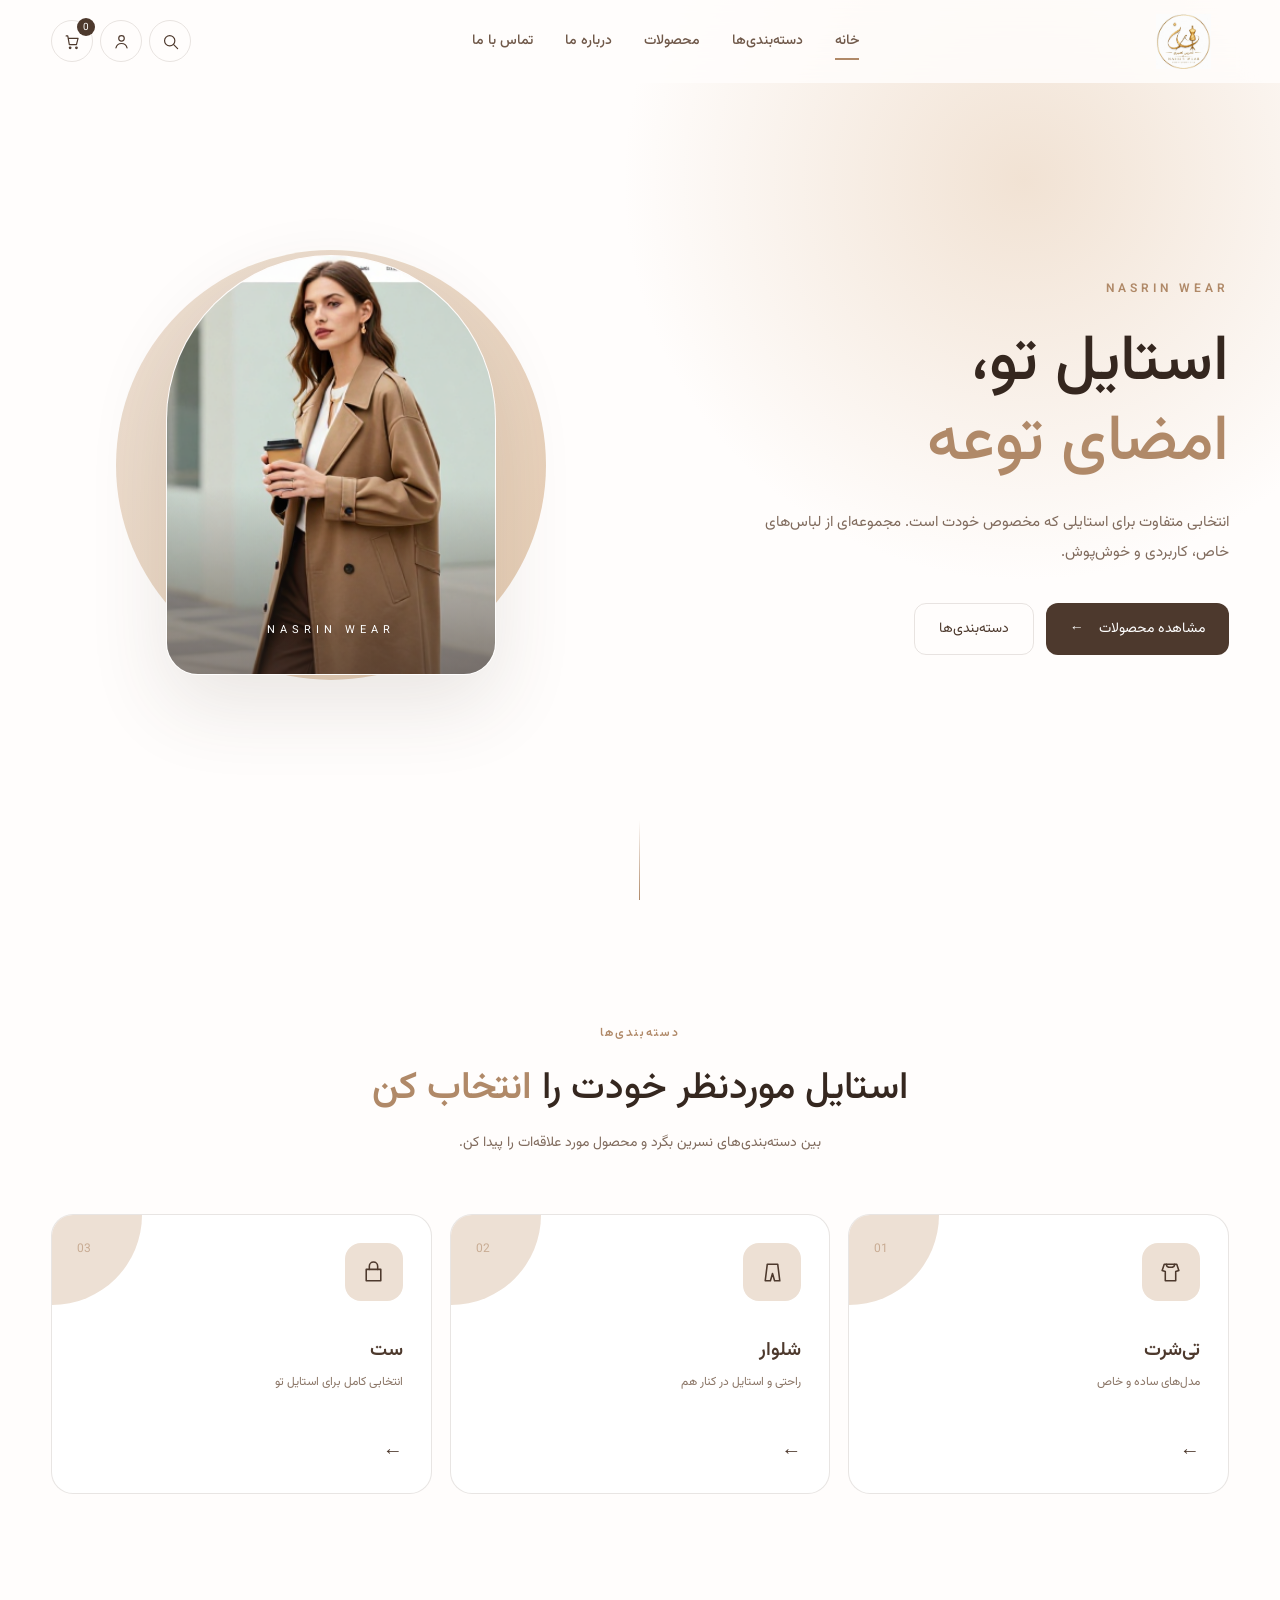
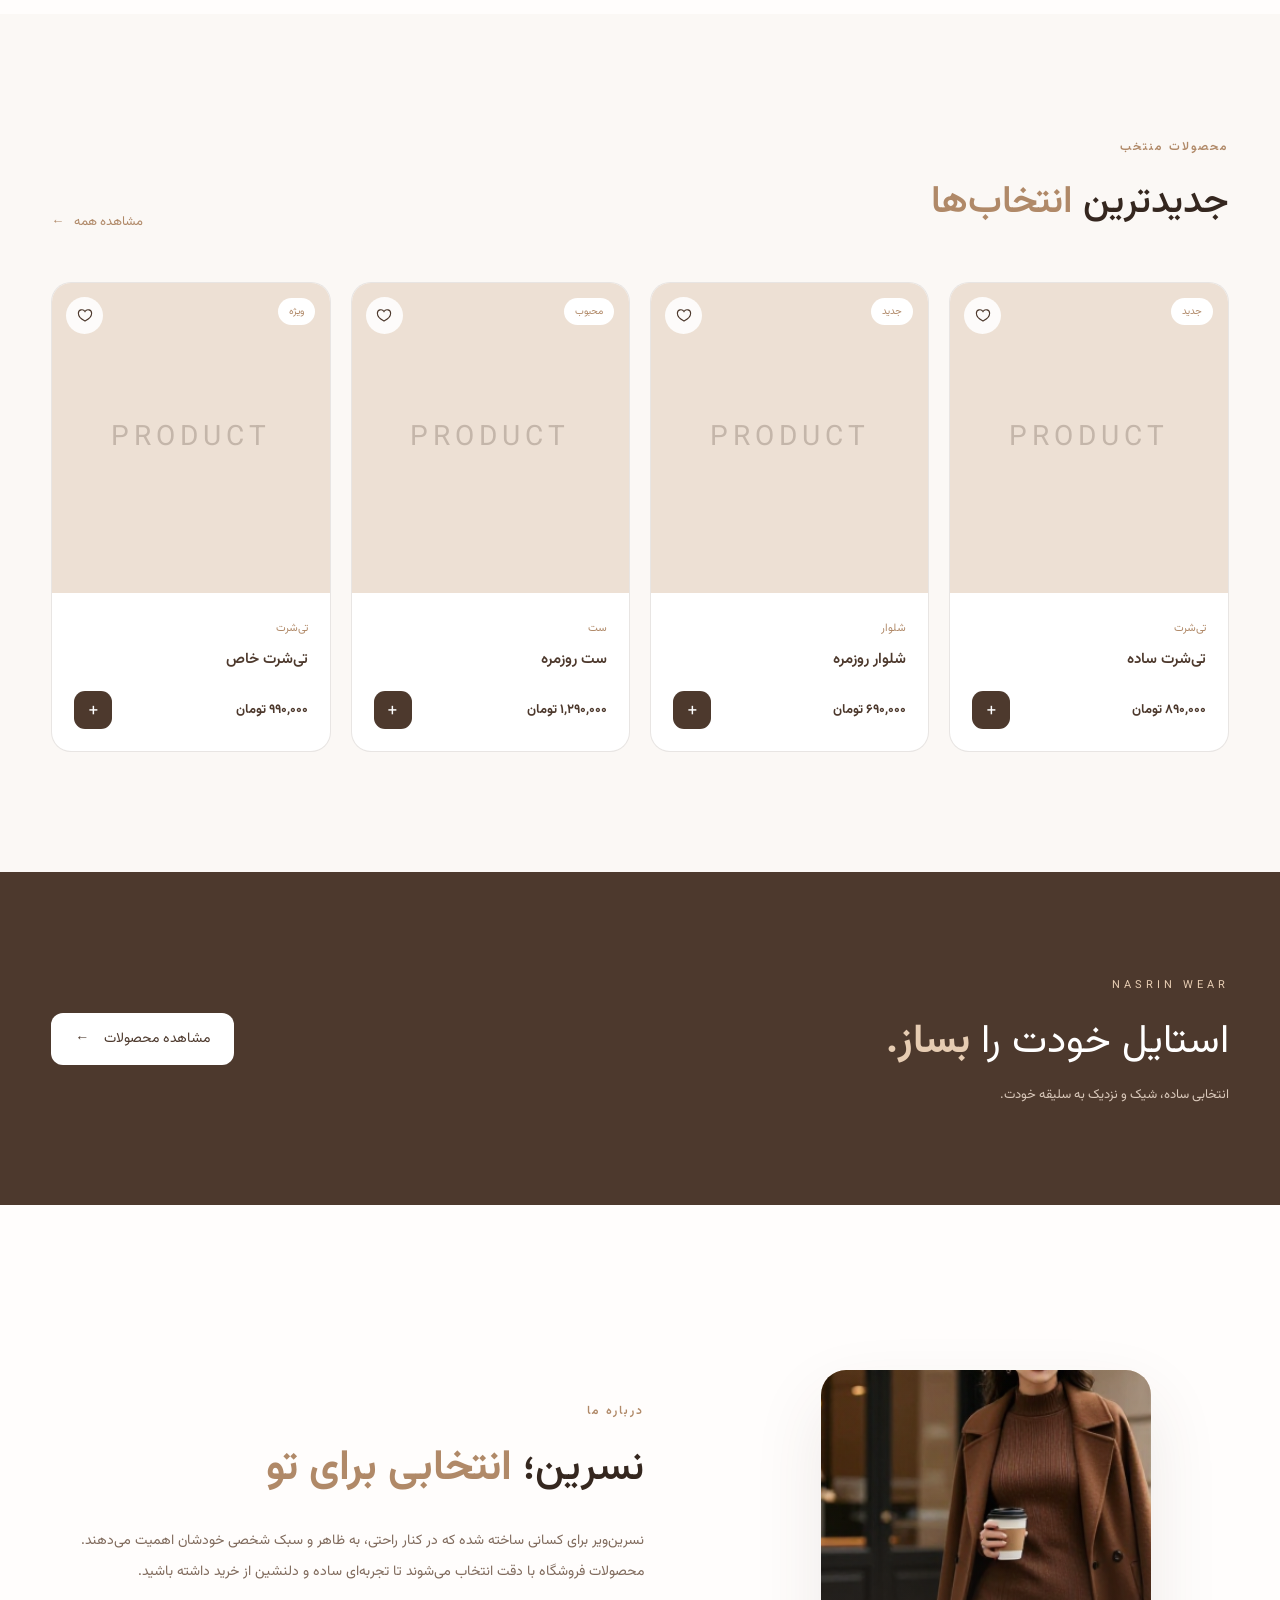
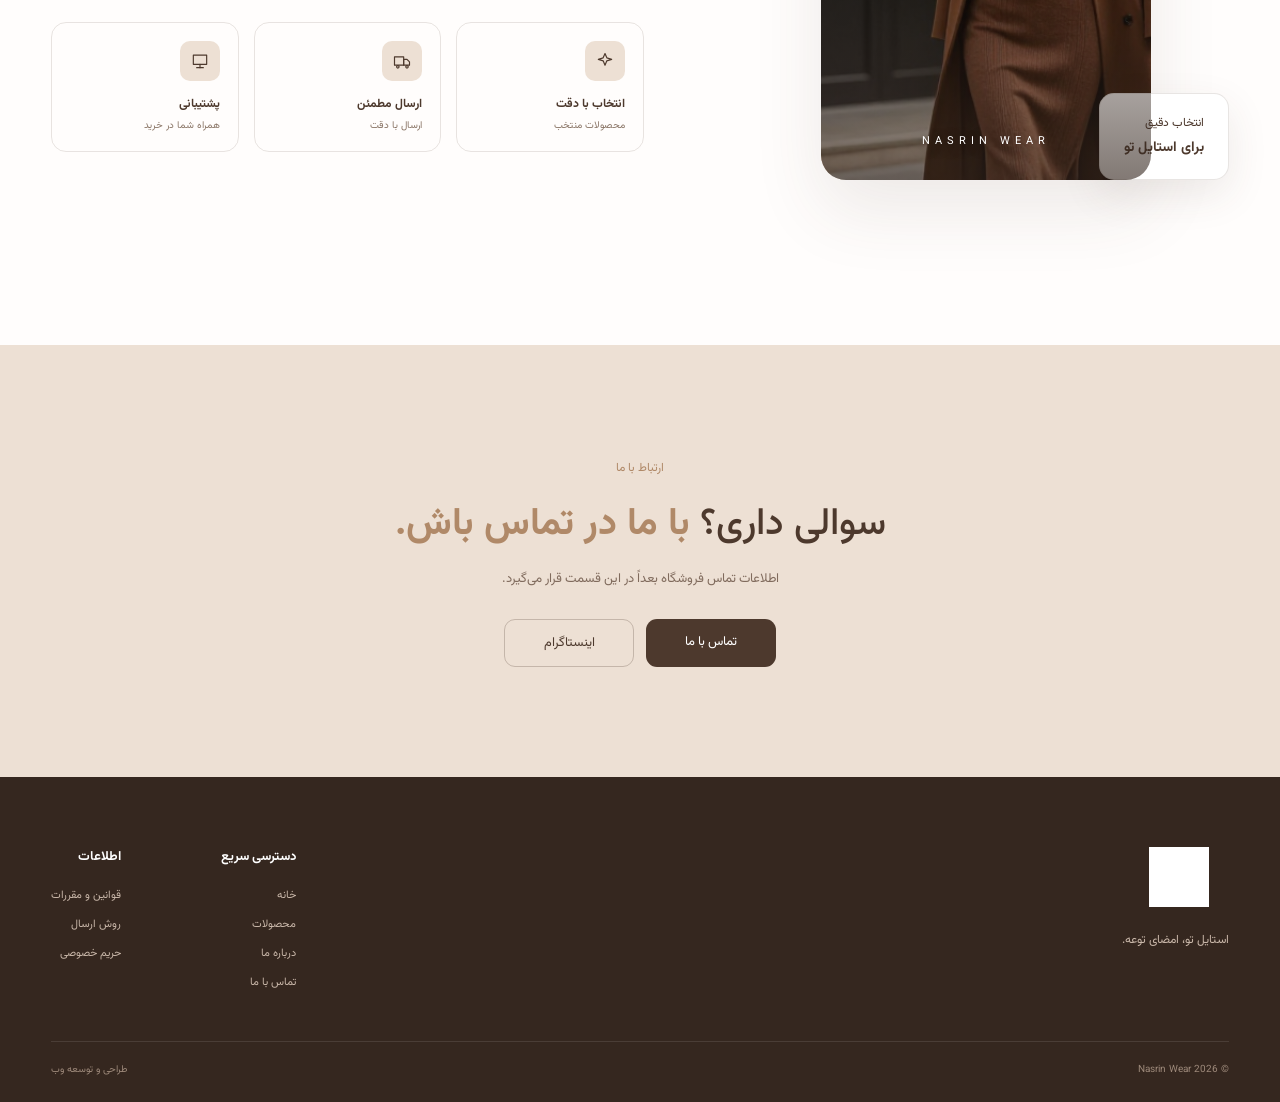
<file: index.html>
<!DOCTYPE html>
<html lang="fa" dir="rtl">

<head>

    <meta charset="UTF-8">

    <meta
        name="viewport"
        content="width=device-width, initial-scale=1.0"
    >

    <title>Nasrin Wear | فروشگاه لباس</title>


    <!-- Font -->

    <link
        rel="preconnect"
        href="https://fonts.googleapis.com"
    >

    <link
        rel="preconnect"
        href="https://fonts.gstatic.com"
        crossorigin
    >

    <link
        href="https://fonts.googleapis.com/css2?family=Vazirmatn:wght@300;400;500;600;700&display=swap"
        rel="stylesheet"
    >


    <!-- CSS -->

    <link
        rel="stylesheet"
        href="style.css"
    >

</head>


<body>


    <!-- =========================
         LOADER
    ========================= -->

    <div class="loader">

        <div class="loader-logo">

            <img
                src="media/logo.jpg"
                alt="Nasrin Wear"
            >

        </div>

        <div class="loader-line"></div>

    </div>



    <!-- =========================
         HEADER
    ========================= -->

    <header
        class="header"
        id="header"
    >

        <div class="header-container">


            <!-- Logo -->

            <a
                href="#home"
                class="logo"
            >

                <img
                    src="media/logo.jpg"
                    alt="Nasrin Wear"
                >

            </a>



            <!-- Desktop Navigation -->

            <nav class="desktop-nav">

                <a
                    href="#home"
                    class="active"
                >
                    خانه
                </a>

                <a href="#categories">
                    دسته‌بندی‌ها
                </a>

                <a href="#products">
                    محصولات
                </a>

                <a href="#about">
                    درباره ما
                </a>

                <a href="#contact">
                    تماس با ما
                </a>

            </nav>



            <!-- Header Actions -->

            <div class="header-actions">


                <!-- Search -->

                <button
                    class="icon-button"
                    id="searchBtn"
                    aria-label="جستجو"
                >

                    <svg
                        viewBox="0 0 24 24"
                        aria-hidden="true"
                    >

                        <circle
                            cx="11"
                            cy="11"
                            r="6.5"
                        ></circle>

                        <path
                            d="M16 16L21 21"
                        ></path>

                    </svg>

                </button>



                <!-- Account -->

                <button
                    class="icon-button"
                    id="accountBtn"
                    aria-label="حساب کاربری"
                >

                    <svg
                        viewBox="0 0 24 24"
                        aria-hidden="true"
                    >

                        <circle
                            cx="12"
                            cy="8"
                            r="3.5"
                        ></circle>

                        <path
                            d="M5 20c.8-3.5 3.2-5.5 7-5.5s6.2 2 7 5.5"
                        ></path>

                    </svg>

                </button>



                <!-- Cart -->

                <button
                    class="icon-button cart-button"
                    id="cartBtn"
                    aria-label="سبد خرید"
                >

                    <svg
                        viewBox="0 0 24 24"
                        aria-hidden="true"
                    >

                        <path
                            d="M4 5h2l2 11h9l2-8H7"
                        ></path>

                        <circle
                            cx="9"
                            cy="20"
                            r="1"
                        ></circle>

                        <circle
                            cx="17"
                            cy="20"
                            r="1"
                        ></circle>

                    </svg>


                    <span
                        class="cart-count"
                        id="cartCount"
                    >
                        0
                    </span>

                </button>

            </div>

        </div>

    </header>



    <!-- =========================
         SEARCH
    ========================= -->

    <div
        class="search-box"
        id="searchBox"
    >

        <div class="search-inner">


            <input
                type="text"
                id="searchInput"
                placeholder="نام محصول یا دسته‌بندی را جستجو کنید..."
                autocomplete="off"
            >


            <button
                type="button"
                id="closeSearch"
                aria-label="بستن جستجو"
            >
                ×
            </button>

        </div>


        <p
            class="search-message"
            id="searchMessage"
        ></p>

    </div>



    <!-- =========================
         MAIN
    ========================= -->

    <main>


        <!-- =========================
             HERO
        ========================= -->

        <section
            class="hero"
            id="home"
        >

            <div class="hero-container">


                <div class="hero-content reveal">

                    <span class="hero-small-title">
                        NASRIN WEAR
                    </span>


                    <h1>

                        استایل تو،

                        <span>
                            امضای توعه
                        </span>

                    </h1>


                    <p>

                        انتخابی متفاوت برای استایلی که مخصوص خودت است.
                        مجموعه‌ای از لباس‌های خاص، کاربردی و خوش‌پوش.

                    </p>


                    <div class="hero-buttons">

                        <a
                            href="#products"
                            class="primary-button"
                        >

                            مشاهده محصولات

                            <span>
                                ←
                            </span>

                        </a>


                        <a
                            href="#categories"
                            class="secondary-button"
                        >

                            دسته‌بندی‌ها

                        </a>

                    </div>

                </div>



                <div class="hero-visual reveal delay-1">


                    <div class="hero-circle"></div>


                    <div class="hero-card">

                        <img
                            src="media/hero.png"
                            alt="محصولات Nasrin Wear"
                            class="hero-image"
                        >


                        <div class="hero-card-overlay">

                            <span>
                                NASRIN WEAR
                            </span>

                        </div>

                    </div>

                </div>

            </div>


            <div class="hero-bottom-line"></div>

        </section>



        <!-- =========================
             CATEGORIES
        ========================= -->

        <section
            class="section categories-section"
            id="categories"
        >


            <div class="section-title reveal">

                <span>
                    دسته‌بندی‌ها
                </span>


                <h2>

                    استایل موردنظر خودت را

                    <strong>
                        انتخاب کن
                    </strong>

                </h2>


                <p>

                    بین دسته‌بندی‌های نسرین بگرد و
                    محصول مورد علاقه‌ات را پیدا کن.

                </p>

            </div>



            <div class="categories-grid">


                <!-- T-SHIRT -->

                <a
                    href="#products"
                    class="category-card reveal"
                    data-category="تی‌شرت"
                >

                    <div class="category-number">
                        01
                    </div>


                    <div class="category-icon">

                        <svg viewBox="0 0 24 24">

                            <path
                                d="M6 4h12l2 6-3 1v9H7v-9l-3-1z"
                            ></path>

                            <path
                                d="M8 4c0 2 1.5 3 4 3s4-1 4-3"
                            ></path>

                        </svg>

                    </div>


                    <h3>
                        تی‌شرت
                    </h3>


                    <p>
                        مدل‌های ساده و خاص
                    </p>


                    <span class="category-arrow">
                        ←
                    </span>

                </a>



                <!-- PANTS -->

                <a
                    href="#products"
                    class="category-card reveal delay-1"
                    data-category="شلوار"
                >

                    <div class="category-number">
                        02
                    </div>


                    <div class="category-icon">

                        <svg viewBox="0 0 24 24">

                            <path
                                d="M7 4h10l2 16h-5l-2-7-2 7H5z"
                            ></path>

                        </svg>

                    </div>


                    <h3>
                        شلوار
                    </h3>


                    <p>
                        راحتی و استایل در کنار هم
                    </p>


                    <span class="category-arrow">
                        ←
                    </span>

                </a>



                <!-- SET -->

                <a
                    href="#products"
                    class="category-card reveal delay-2"
                    data-category="ست"
                >

                    <div class="category-number">
                        03
                    </div>


                    <div class="category-icon">

                        <svg viewBox="0 0 24 24">

                            <path
                                d="M5 9h14v11H5z"
                            ></path>

                            <path
                                d="M8 9V6a4 4 0 0 1 8 0v3"
                            ></path>

                        </svg>

                    </div>


                    <h3>
                        ست
                    </h3>


                    <p>
                        انتخابی کامل برای استایل تو
                    </p>


                    <span class="category-arrow">
                        ←
                    </span>

                </a>

            </div>

        </section>



        <!-- =========================
             PRODUCTS
        ========================= -->

        <section
            class="section products-section"
            id="products"
        >


            <div class="section-heading reveal">

                <div>

                    <span>
                        محصولات منتخب
                    </span>


                    <h2>

                        جدیدترین

                        <strong>
                            انتخاب‌ها
                        </strong>

                    </h2>

                </div>


                <a
                    href="#products"
                    class="view-all"
                >

                    مشاهده همه

                    <span>
                        ←
                    </span>

                </a>

            </div>



            <div class="products-grid">


                <!-- PRODUCT 1 -->

                <article
                    class="product-card reveal"
                    data-name="تی شرت ساده"
                    data-category="تی‌شرت"
                >

                    <div class="product-image">

                        <span class="product-tag">
                            جدید
                        </span>


                        <button
                            class="favorite"
                            type="button"
                            aria-label="افزودن به علاقه‌مندی‌ها"
                        >

                            <svg viewBox="0 0 24 24">

                                <path
                                    d="M20.8 8.7c0 5.5-8.8 10-8.8 10s-8.8-4.5-8.8-10A4.7 4.7 0 0 1 12 6.1a4.7 4.7 0 0 1 8.8 2.6z"
                                ></path>

                            </svg>

                        </button>


                        <div class="product-placeholder">
                            PRODUCT
                        </div>

                    </div>


                    <div class="product-info">

                        <span>
                            تی‌شرت
                        </span>


                        <h3>
                            تی‌شرت ساده
                        </h3>


                        <div class="product-bottom">

                            <strong>
                                ۸۹۰,۰۰۰ تومان
                            </strong>


                            <button
                                class="add-cart"
                                type="button"
                                aria-label="افزودن به سبد خرید"
                            >
                                +
                            </button>

                        </div>

                    </div>

                </article>



                <!-- PRODUCT 2 -->

                <article
                    class="product-card reveal delay-1"
                    data-name="شلوار روزمره"
                    data-category="شلوار"
                >

                    <div class="product-image">

                        <span class="product-tag">
                            جدید
                        </span>


                        <button
                            class="favorite"
                            type="button"
                            aria-label="افزودن به علاقه‌مندی‌ها"
                        >

                            <svg viewBox="0 0 24 24">

                                <path
                                    d="M20.8 8.7c0 5.5-8.8 10-8.8 10s-8.8-4.5-8.8-10A4.7 4.7 0 0 1 12 6.1a4.7 4.7 0 0 1 8.8 2.6z"
                                ></path>

                            </svg>

                        </button>


                        <div class="product-placeholder">
                            PRODUCT
                        </div>

                    </div>


                    <div class="product-info">

                        <span>
                            شلوار
                        </span>


                        <h3>
                            شلوار روزمره
                        </h3>


                        <div class="product-bottom">

                            <strong>
                                ۶۹۰,۰۰۰ تومان
                            </strong>


                            <button
                                class="add-cart"
                                type="button"
                                aria-label="افزودن به سبد خرید"
                            >
                                +
                            </button>

                        </div>

                    </div>

                </article>



                <!-- PRODUCT 3 -->

                <article
                    class="product-card reveal delay-2"
                    data-name="ست روزمره"
                    data-category="ست"
                >

                    <div class="product-image">

                        <span class="product-tag">
                            محبوب
                        </span>


                        <button
                            class="favorite"
                            type="button"
                            aria-label="افزودن به علاقه‌مندی‌ها"
                        >

                            <svg viewBox="0 0 24 24">

                                <path
                                    d="M20.8 8.7c0 5.5-8.8 10-8.8 10s-8.8-4.5-8.8-10A4.7 4.7 0 0 1 12 6.1a4.7 4.7 0 0 1 8.8 2.6z"
                                ></path>

                            </svg>

                        </button>


                        <div class="product-placeholder">
                            PRODUCT
                        </div>

                    </div>


                    <div class="product-info">

                        <span>
                            ست
                        </span>


                        <h3>
                            ست روزمره
                        </h3>


                        <div class="product-bottom">

                            <strong>
                                ۱,۲۹۰,۰۰۰ تومان
                            </strong>


                            <button
                                class="add-cart"
                                type="button"
                                aria-label="افزودن به سبد خرید"
                            >
                                +
                            </button>

                        </div>

                    </div>

                </article>



                <!-- PRODUCT 4 -->

                <article
                    class="product-card reveal delay-3"
                    data-name="تی شرت خاص"
                    data-category="تی‌شرت"
                >

                    <div class="product-image">

                        <span class="product-tag">
                            ویژه
                        </span>


                        <button
                            class="favorite"
                            type="button"
                            aria-label="افزودن به علاقه‌مندی‌ها"
                        >

                            <svg viewBox="0 0 24 24">

                                <path
                                    d="M20.8 8.7c0 5.5-8.8 10-8.8 10s-8.8-4.5-8.8-10A4.7 4.7 0 0 1 12 6.1a4.7 4.7 0 0 1 8.8 2.6z"
                                ></path>

                            </svg>

                        </button>


                        <div class="product-placeholder">
                            PRODUCT
                        </div>

                    </div>


                    <div class="product-info">

                        <span>
                            تی‌شرت
                        </span>


                        <h3>
                            تی‌شرت خاص
                        </h3>


                        <div class="product-bottom">

                            <strong>
                                ۹۹۰,۰۰۰ تومان
                            </strong>


                            <button
                                class="add-cart"
                                type="button"
                                aria-label="افزودن به سبد خرید"
                            >
                                +
                            </button>

                        </div>

                    </div>

                </article>


            </div>


            <!-- No Result -->

            <div
                class="no-results"
                id="noResults"
            >

                محصولی با این مشخصات پیدا نشد.

            </div>

        </section>



        <!-- =========================
             PROMO
        ========================= -->

        <section class="promo-section">

            <div class="promo-inner reveal">


                <div>

                    <span>
                        NASRIN WEAR
                    </span>


                    <h2>

                        استایل خودت را

                        <strong>
                            بساز.
                        </strong>

                    </h2>


                    <p>
                        انتخابی ساده، شیک و نزدیک به سلیقه خودت.
                    </p>

                </div>


                <a
                    href="#products"
                    class="primary-button light"
                >

                    مشاهده محصولات

                    <span>
                        ←
                    </span>

                </a>

            </div>

        </section>



        <!-- =========================
             ABOUT
        ========================= -->

        <section
            class="section about-section"
            id="about"
        >

            <div class="about-grid">


                <div class="about-visual reveal">

                    <div class="about-main-card">

                        <img
                            src="media/down.png"
                            alt="Nasrin Wear"
                        >

                        <span>
                            NASRIN WEAR
                        </span>

                    </div>


                    <div class="about-small-card">

                        انتخاب دقیق

                        <strong>
                            برای استایل تو
                        </strong>

                    </div>

                </div>



                <div class="about-content reveal delay-1">

                    <span class="section-label">
                        درباره ما
                    </span>


                    <h2>

                        نسرین؛

                        <strong>
                            انتخابی برای تو
                        </strong>

                    </h2>


                    <p>

                        نسرین‌ویر برای کسانی ساخته شده که در کنار راحتی،
                        به ظاهر و سبک شخصی خودشان اهمیت می‌دهند.
                        محصولات فروشگاه با دقت انتخاب می‌شوند تا
                        تجربه‌ای ساده و دلنشین از خرید داشته باشید.

                    </p>


                    <div class="features">


                        <div class="feature">

                            <div class="feature-icon">

                                <svg viewBox="0 0 24 24">

                                    <path
                                        d="M12 3l2.2 5.2L20 10l-5.8 1.8L12 17l-2.2-5.2L4 10l5.8-1.8z"
                                    ></path>

                                </svg>

                            </div>


                            <div>

                                <h4>
                                    انتخاب با دقت
                                </h4>

                                <p>
                                    محصولات منتخب
                                </p>

                            </div>

                        </div>



                        <div class="feature">

                            <div class="feature-icon">

                                <svg viewBox="0 0 24 24">

                                    <path
                                        d="M3 7h11v10H3z"
                                    ></path>

                                    <path
                                        d="M14 10h4l3 3v4h-7z"
                                    ></path>

                                    <circle
                                        cx="7"
                                        cy="19"
                                        r="1.5"
                                    ></circle>

                                    <circle
                                        cx="18"
                                        cy="19"
                                        r="1.5"
                                    ></circle>

                                </svg>

                            </div>


                            <div>

                                <h4>
                                    ارسال مطمئن
                                </h4>

                                <p>
                                    ارسال با دقت
                                </p>

                            </div>

                        </div>



                        <div class="feature">

                            <div class="feature-icon">

                                <svg viewBox="0 0 24 24">

                                    <path
                                        d="M4 5h16v11H4z"
                                    ></path>

                                    <path
                                        d="M8 20h8"
                                    ></path>

                                    <path
                                        d="M12 16v4"
                                    ></path>

                                </svg>

                            </div>


                            <div>

                                <h4>
                                    پشتیبانی
                                </h4>

                                <p>
                                    همراه شما در خرید
                                </p>

                            </div>

                        </div>

                    </div>

                </div>

            </div>

        </section>



        <!-- =========================
             CONTACT
        ========================= -->

        <section
            class="contact-section"
            id="contact"
        >

            <div class="contact-inner reveal">

                <span>
                    ارتباط با ما
                </span>


                <h2>

                    سوالی داری؟

                    <strong>
                        با ما در تماس باش.
                    </strong>

                </h2>


                <p>
                    اطلاعات تماس فروشگاه بعداً در این قسمت قرار می‌گیرد.
                </p>


                <div class="contact-buttons">

                    <a
                        href="#"
                        class="contact-button"
                    >
                        تماس با ما
                    </a>


                    <a
                        href="#"
                        class="contact-button outline"
                    >
                        اینستاگرام
                    </a>

                </div>

            </div>

        </section>

    </main>



    <!-- =========================
         FOOTER
    ========================= -->

    <footer class="footer">

        <div class="footer-container">


            <div class="footer-brand">

                <img
                    src="media/logo.jpg"
                    alt="Nasrin Wear"
                >


                <p>
                    استایل تو، امضای توعه.
                </p>

            </div>



            <div class="footer-links">


                <div>

                    <h4>
                        دسترسی سریع
                    </h4>


                    <a href="#home">
                        خانه
                    </a>


                    <a href="#products">
                        محصولات
                    </a>


                    <a href="#about">
                        درباره ما
                    </a>


                    <a href="#contact">
                        تماس با ما
                    </a>

                </div>



                <div>

                    <h4>
                        اطلاعات
                    </h4>


                    <a href="#">
                        قوانین و مقررات
                    </a>


                    <a href="#">
                        روش ارسال
                    </a>


                    <a href="#">
                        حریم خصوصی
                    </a>

                </div>

            </div>

        </div>


        <div class="footer-bottom">

            <span>
                © 2026 Nasrin Wear
            </span>


            <span>
                طراحی و توسعه وب
            </span>

        </div>

    </footer>



    <!-- =========================
         MOBILE NAV
    ========================= -->

    <nav class="mobile-nav">


        <a
            href="#home"
            class="mobile-nav-item active"
        >

            <svg viewBox="0 0 24 24">

                <path
                    d="M3 11l9-8 9 8"
                ></path>

                <path
                    d="M5 10v10h14V10"
                ></path>

            </svg>


            <span>
                خانه
            </span>

        </a>



        <a
            href="#products"
            class="mobile-nav-item"
        >

            <svg viewBox="0 0 24 24">

                <rect
                    x="4"
                    y="4"
                    width="6"
                    height="6"
                ></rect>

                <rect
                    x="14"
                    y="4"
                    width="6"
                    height="6"
                ></rect>

                <rect
                    x="4"
                    y="14"
                    width="6"
                    height="6"
                ></rect>

                <rect
                    x="14"
                    y="14"
                    width="6"
                    height="6"
                ></rect>

            </svg>


            <span>
                محصولات
            </span>

        </a>



        <a
            href="#cart"
            class="mobile-nav-item mobile-cart"
        >

            <svg viewBox="0 0 24 24">

                <path
                    d="M4 5h2l2 11h9l2-8H7"
                ></path>

                <circle
                    cx="9"
                    cy="20"
                    r="1"
                ></circle>

                <circle
                    cx="17"
                    cy="20"
                    r="1"
                ></circle>

            </svg>


            <span>
                سبد خرید
            </span>


            <b id="mobileCartCount">
                0
            </b>

        </a>



        <a
            href="#account"
            class="mobile-nav-item"
        >

            <svg viewBox="0 0 24 24">

                <circle
                    cx="12"
                    cy="8"
                    r="3.5"
                ></circle>

                <path
                    d="M5 20c.8-3.5 3.2-5.5 7-5.5s6.2 2 7 5.5"
                ></path>

            </svg>


            <span>
                اکانت
            </span>

        </a>

    </nav>



    <!-- =========================
         JAVASCRIPT
    ========================= -->

    <script src="script.js"></script>

</body>

</html>
</file>
<file: style.css>
:root {
    --cream: #EDE0D4;
    --beige: #E6CCB2;
    --brown: #B08968;
    --dark: #4D392D;
    --dark-brown: #35271F;
    --white: #FFFDFC;
    --border: rgba(77, 57, 45, 0.13);
}

* {
    margin: 0;
    padding: 0;
    box-sizing: border-box;
}

html {
    scroll-behavior: smooth;
}

body {
    font-family: "Vazirmatn", sans-serif;
    background: var(--white);
    color: var(--dark);
    overflow-x: hidden;
}

a {
    color: inherit;
    text-decoration: none;
}

button {
    font-family: inherit;
}

button,
a {
    -webkit-tap-highlight-color: transparent;
}


/* =========================
   LOADER
========================= */

.loader {
    position: fixed;
    inset: 0;
    background: var(--white);
    z-index: 9999;

    display: flex;
    flex-direction: column;
    align-items: center;
    justify-content: center;

    animation: loaderHide 0.8s ease 1.8s forwards;
}

.loader-logo {
    width: 120px;
    height: 120px;

    display: flex;
    align-items: center;
    justify-content: center;

    animation: loaderLogo 1.2s ease;
}

.loader-logo img {
    width: 100%;
    height: 100%;
    object-fit: contain;
}

.loader-line {
    width: 0;
    height: 2px;
    background: var(--brown);
    margin-top: 25px;

    animation: loaderLine 1.3s ease forwards;
}

@keyframes loaderLogo {
    from {
        opacity: 0;
        transform: scale(.7);
    }

    to {
        opacity: 1;
        transform: scale(1);
    }
}

@keyframes loaderLine {
    from {
        width: 0;
    }

    to {
        width: 100px;
    }
}

@keyframes loaderHide {
    to {
        opacity: 0;
        visibility: hidden;
        pointer-events: none;
    }
}


/* =========================
   HEADER
========================= */

.header {
    position: fixed;
    top: 0;
    right: 0;
    left: 0;
    z-index: 1000;

    background: rgba(255, 253, 252, .85);
    backdrop-filter: blur(18px);

    border-bottom: 1px solid transparent;

    transition: .4s ease;
}

.header.scrolled {
    border-color: var(--border);
    box-shadow: 0 8px 30px rgba(77, 57, 45, .06);
}

.header-container {
    width: min(1200px, 92%);
    height: 82px;
    margin: auto;

    display: flex;
    align-items: center;
    justify-content: space-between;
}

.logo {
    width: 90px;
    height: 55px;

    display: flex;
    align-items: center;
    justify-content: center;

    transition: .4s ease;
}

.logo:hover {
    transform: translateY(-2px);
}

.logo img {
    max-width: 100%;
    max-height: 100%;
    object-fit: contain;
}

.desktop-nav {
    display: flex;
    align-items: center;
    gap: 32px;
}

.desktop-nav a {
    position: relative;

    font-size: 14px;
    font-weight: 500;

    color: #70594A;

    padding: 8px 0;
}

.desktop-nav a::after {
    content: "";

    position: absolute;
    right: 0;
    bottom: 0;

    width: 0;
    height: 2px;

    background: var(--brown);

    transition: .35s ease;
}

.desktop-nav a:hover::after,
.desktop-nav a.active::after {
    width: 100%;
}

.header-actions {
    display: flex;
    align-items: center;
    gap: 7px;
}

.icon-button {
    width: 42px;
    height: 42px;

    border: 1px solid var(--border);
    background: transparent;

    border-radius: 50%;

    display: flex;
    align-items: center;
    justify-content: center;

    cursor: pointer;

    position: relative;

    transition: .3s ease;
}

.icon-button:hover {
    background: var(--cream);
    transform: translateY(-3px);
}

.icon-button svg {
    width: 19px;
    height: 19px;

    fill: none;
    stroke: var(--dark);

    stroke-width: 1.5;

    stroke-linecap: round;
    stroke-linejoin: round;
}

.cart-count,
#mobileCartCount {
    position: absolute;

    top: -3px;
    right: -3px;

    width: 18px;
    height: 18px;

    background: var(--dark);
    color: white;

    font-size: 10px;

    border-radius: 50%;

    display: flex;
    align-items: center;
    justify-content: center;
}


/* =========================
   HERO
========================= */

.hero {
    min-height: 100vh;

    padding: 140px 0 70px;

    position: relative;
    overflow: hidden;

    background:
        radial-gradient(
            circle at 80% 20%,
            rgba(230, 204, 178, .55),
            transparent 32%
        ),
        var(--white);
}

.hero-container {
    width: min(1200px, 92%);
    min-height: 650px;

    margin: auto;

    display: grid;

    grid-template-columns: 1fr 1fr;

    align-items: center;

    gap: 60px;
}

.hero-content {
    max-width: 580px;
}

.hero-small-title {
    color: var(--brown);

    font-size: 12px;
    letter-spacing: 4px;
    font-weight: 600;
}

.hero h1 {
    margin-top: 22px;

    font-size: clamp(42px, 5vw, 72px);

    line-height: 1.25;

    font-weight: 500;

    color: var(--dark-brown);
}

.hero h1 span {
    display: block;
    color: var(--brown);
}

.hero p {
    margin-top: 25px;

    max-width: 500px;

    color: #806B5D;

    line-height: 2;

    font-size: 15px;
}

.hero-buttons {
    margin-top: 35px;

    display: flex;
    gap: 12px;
}

.primary-button,
.secondary-button {
    min-height: 52px;

    padding: 0 24px;

    border-radius: 12px;

    display: inline-flex;

    align-items: center;
    justify-content: center;

    gap: 15px;

    font-size: 14px;

    transition: .35s ease;
}

.primary-button {
    color: white;
    background: var(--dark);
}

.primary-button:hover {
    transform: translateY(-4px);

    box-shadow:
        0 15px 30px rgba(53, 39, 31, .18);
}

.primary-button span {
    transition: .3s ease;
}

.primary-button:hover span {
    transform: translateX(-5px);
}

.secondary-button {
    border: 1px solid var(--border);
    color: var(--dark);
}

.secondary-button:hover {
    background: var(--cream);
}


/* =========================
   HERO VISUAL
========================= */

.hero-visual {
    min-height: 550px;

    position: relative;

    display: flex;

    align-items: center;
    justify-content: center;
}

.hero-circle {
    width: 430px;
    height: 430px;

    border-radius: 50%;

    background:
        linear-gradient(
            135deg,
            var(--cream),
            var(--beige)
        );

    position: absolute;

    animation:
        heroCircle 7s ease-in-out infinite;
}

.hero-card {
    width: 330px;
    height: 420px;

    position: relative;
    z-index: 2;

    background: rgba(255, 253, 252, .72);

    border: 1px solid rgba(255,255,255,.8);

    backdrop-filter: blur(12px);

    border-radius:
        180px 180px 35px 35px;

    box-shadow:
        0 30px 80px rgba(77, 57, 45, .12);

    display: flex;

    align-items: center;
    justify-content: center;

    overflow: hidden;

    animation:
        heroCard 5s ease-in-out infinite;
}

.hero-image {
    width: 100%;
    height: 100%;

    position: absolute;

    inset: 0;

    object-fit: cover;

    transition:
        transform .8s ease,
        filter .8s ease;
}

.hero-card::after {
    content: "";

    position: absolute;

    inset: 0;

    z-index: 1;

    background:
        linear-gradient(
            to top,
            rgba(53, 39, 31, .55),
            transparent 45%
        );

    pointer-events: none;
}

.hero-card-overlay {
    position: absolute;

    inset: 0;

    z-index: 2;

    display: flex;

    align-items: flex-end;
    justify-content: center;

    padding-bottom: 35px;

    pointer-events: none;
}

.hero-card-overlay span {
    color: white;

    font-size: 11px;

    letter-spacing: 5px;

    text-shadow:
        0 3px 15px rgba(0,0,0,.3);

    animation:
        heroOverlayText 1.5s ease .5s both;
}

.hero-card:hover .hero-image {
    transform: scale(1.06);
}


/* =========================
   FLOATING CARDS
========================= */

.floating-card {
    position: absolute;

    z-index: 3;

    padding: 13px 18px;

    border-radius: 12px;

    background: rgba(255,255,255,.9);

    border: 1px solid var(--border);

    box-shadow:
        0 15px 35px rgba(77,57,45,.09);

    font-size: 12px;

    backdrop-filter: blur(10px);
}

.floating-one {
    top: 24%;
    right: 0;

    animation:
        floatingOne 4s ease-in-out infinite;
}

.floating-two {
    bottom: 18%;
    left: 0;

    animation:
        floatingTwo 4.5s ease-in-out infinite;
}


/* =========================
   HERO ANIMATIONS
========================= */

@keyframes heroCircle {

    0%, 100% {
        transform: scale(1) rotate(0);
    }

    50% {
        transform: scale(1.06) rotate(5deg);
    }
}

@keyframes heroCard {

    0%, 100% {
        transform: translateY(0);
    }

    50% {
        transform: translateY(-14px);
    }
}

@keyframes floatingOne {

    0%, 100% {
        transform: translateY(0);
    }

    50% {
        transform: translateY(-12px);
    }
}

@keyframes floatingTwo {

    0%, 100% {
        transform: translateY(0);
    }

    50% {
        transform: translateY(10px);
    }
}

@keyframes heroOverlayText {

    from {
        opacity: 0;
        transform: translateY(18px);
    }

    to {
        opacity: 1;
        transform: translateY(0);
    }
}

.hero-bottom-line {
    position: absolute;

    bottom: 0;
    right: 50%;

    width: 1px;
    height: 80px;

    background:
        linear-gradient(
            to bottom,
            transparent,
            var(--brown)
        );
}


/* =========================
   GENERAL
========================= */

.section {
    width: min(1200px, 92%);

    margin: auto;

    padding: 120px 0;
}

.section-title {
    text-align: center;

    margin-bottom: 60px;
}

.section-title > span,
.section-label,
.section-heading > div > span {
    color: var(--brown);

    font-size: 12px;

    font-weight: 600;

    letter-spacing: 2px;
}

.section-title h2,
.section-heading h2 {
    margin-top: 14px;

    font-size: 38px;

    font-weight: 500;

    color: var(--dark-brown);
}

.section-title h2 strong,
.section-heading h2 strong {
    color: var(--brown);

    font-weight: 600;
}

.section-title p {
    margin-top: 14px;

    color: #806B5D;

    font-size: 14px;
}


/* =========================
   CATEGORIES
========================= */

.categories-section {
    background: var(--white);
}

.categories-grid {
    display: grid;

    grid-template-columns:
        repeat(3, 1fr);

    gap: 18px;
}

.category-card {
    min-height: 280px;

    padding: 28px;

    position: relative;

    overflow: hidden;

    border: 1px solid var(--border);

    border-radius: 22px;

    background: #fff;

    transition:
        transform .5s ease,
        box-shadow .5s ease,
        background .5s ease;
}

.category-card::before {
    content: "";

    position: absolute;

    width: 180px;
    height: 180px;

    border-radius: 50%;

    background: var(--cream);

    top: -90px;
    left: -90px;

    transition: .6s ease;
}

.category-card:hover {
    transform: translateY(-12px);

    box-shadow:
        0 25px 50px rgba(77,57,45,.1);
}

.category-card:hover::before {
    transform: scale(2);
}

.category-number {
    position: absolute;

    top: 25px;
    left: 25px;

    color: var(--brown);

    opacity: .6;

    font-size: 12px;
}

.category-icon {
    width: 58px;
    height: 58px;

    border-radius: 16px;

    background: var(--cream);

    display: flex;

    align-items: center;
    justify-content: center;

    position: relative;
    z-index: 2;

    transition: .4s ease;
}

.category-card:hover .category-icon {
    background: var(--dark);

    transform:
        rotate(-8deg)
        scale(1.08);
}

.category-icon svg {
    width: 25px;
    height: 25px;

    fill: none;

    stroke: var(--dark);

    stroke-width: 1.5;

    stroke-linecap: round;
    stroke-linejoin: round;

    transition: .4s ease;
}

.category-card:hover .category-icon svg {
    stroke: white;
}

.category-card h3 {
    margin-top: 35px;

    font-size: 19px;

    font-weight: 600;

    position: relative;
    z-index: 2;
}

.category-card p {
    margin-top: 8px;

    color: #8A7566;

    font-size: 12px;

    position: relative;
    z-index: 2;
}

.category-arrow {
    position: absolute;

    bottom: 25px;
    right: 28px;

    font-size: 20px;

    transition: .4s ease;
}

.category-card:hover .category-arrow {
    transform: translateX(-8px);
}


/* =========================
   PRODUCTS
========================= */

.products-section {
    background: #FBF8F5;

    width: 100%;

    padding-left: 4%;
    padding-right: 4%;
}

.section-heading {
    width: min(1200px, 100%);

    margin:
        0 auto 50px;

    display: flex;

    justify-content: space-between;

    align-items: end;
}

.view-all {
    display: flex;

    align-items: center;

    gap: 10px;

    font-size: 13px;

    color: var(--brown);

    transition: .3s ease;
}

.view-all:hover {
    gap: 16px;
}

.products-grid {
    width: min(1200px, 100%);

    margin: auto;

    display: grid;

    grid-template-columns:
        repeat(4, 1fr);

    gap: 20px;
}

.product-card {
    background: white;

    border: 1px solid var(--border);

    border-radius: 20px;

    overflow: hidden;

    transition: .5s ease;
}

.product-card:hover {
    transform: translateY(-10px);

    box-shadow:
        0 25px 45px rgba(77,57,45,.1);
}

.product-image {
    height: 310px;

    position: relative;

    overflow: hidden;

    background: var(--cream);
}

.product-placeholder {
    height: 100%;

    display: flex;

    align-items: center;
    justify-content: center;

    font-size: 28px;

    letter-spacing: 5px;

    color: rgba(77,57,45,.25);

    transition: .6s ease;
}

.product-card:hover .product-placeholder {
    transform: scale(1.08);

    letter-spacing: 8px;
}

.product-tag {
    position: absolute;

    top: 15px;
    right: 15px;

    z-index: 2;

    background: white;

    padding: 6px 11px;

    border-radius: 20px;

    font-size: 10px;

    color: var(--brown);
}

.favorite {
    position: absolute;

    top: 14px;
    left: 14px;

    z-index: 2;

    width: 37px;
    height: 37px;

    border: 0;

    border-radius: 50%;

    background: rgba(255,255,255,.88);

    display: flex;

    align-items: center;
    justify-content: center;

    cursor: pointer;

    transition: .3s ease;
}

.favorite:hover {
    transform: scale(1.1);
}

.favorite svg {
    width: 18px;
    height: 18px;

    fill: none;

    stroke: var(--dark);

    stroke-width: 1.5;
}

.favorite.active {
    background: var(--dark);
}

.favorite.active svg {
    fill: white;
    stroke: white;
}

.product-info {
    padding: 22px;
}

.product-info > span {
    color: var(--brown);

    font-size: 11px;
}

.product-info h3 {
    margin-top: 8px;

    font-size: 15px;

    font-weight: 600;
}

.product-bottom {
    margin-top: 20px;

    display: flex;

    justify-content: space-between;

    align-items: center;
}

.product-bottom strong {
    font-size: 13px;
}

.add-cart {
    width: 38px;
    height: 38px;

    border: 0;

    border-radius: 11px;

    background: var(--dark);

    color: white;

    font-size: 20px;

    cursor: pointer;

    transition: .3s ease;
}

.add-cart:hover {
    transform:
        rotate(90deg)
        scale(1.08);
}


/* =========================
   PROMO
========================= */

.promo-section {
    padding: 100px 4%;

    background: var(--dark);

    color: white;
}

.promo-inner {
    width: min(1200px, 100%);

    margin: auto;

    display: flex;

    align-items: center;

    justify-content: space-between;

    gap: 40px;
}

.promo-inner > div > span {
    font-size: 11px;

    letter-spacing: 4px;

    color: var(--beige);
}

.promo-inner h2 {
    margin-top: 14px;

    font-size: 40px;

    font-weight: 400;
}

.promo-inner h2 strong {
    color: var(--beige);
}

.promo-inner p {
    margin-top: 12px;

    color: #D9C8BA;

    font-size: 13px;
}

.primary-button.light {
    background: white;

    color: var(--dark);
}


/* =========================
   ABOUT
========================= */

.about-grid {
    display: grid;

    grid-template-columns:
        .9fr 1.1fr;

    align-items: center;

    gap: 100px;
}

.about-visual {
    min-height: 500px;

    position: relative;

    display: flex;

    align-items: center;
    justify-content: center;
}


/* کارت عکس پایین */

.about-main-card {
    width: 330px;
    height: 410px;

    position: relative;

    overflow: hidden;

    border-radius: 25px;

    background:
        linear-gradient(
            145deg,
            var(--cream),
            var(--beige)
        );

    display: flex;

    align-items: center;
    justify-content: center;

    box-shadow:
        0 30px 70px rgba(77,57,45,.1);

    transition: .6s ease;
}

.about-main-card:hover {
    transform:
        rotate(-3deg)
        translateY(-8px);
}


/* عکس کارت */

.about-main-card img {
    position: absolute;

    inset: 0;

    width: 100%;
    height: 100%;

    object-fit: cover;

    transition: .8s ease;
}


/* لایه تیره روی عکس */

.about-main-card::after {
    content: "";

    position: absolute;

    inset: 0;

    background:
        linear-gradient(
            to top,
            rgba(53,39,31,.62),
            rgba(53,39,31,.05) 65%
        );

    z-index: 1;

    pointer-events: none;
}


/* نوشته روی عکس */

.about-main-card span {
    position: absolute;

    z-index: 2;

    bottom: 30px;

    color: white;

    font-size: 11px;

    letter-spacing: 5px;

    text-shadow:
        0 3px 15px rgba(0,0,0,.35);
}

.about-main-card:hover img {
    transform: scale(1.06);
}


/* کارت کیفیت */

.about-small-card {
    position: absolute;

    bottom: 45px;
    right: 0;

    padding: 20px 24px;

    background: white;

    border: 1px solid var(--border);

    border-radius: 15px;

    box-shadow:
        0 15px 40px rgba(77,57,45,.1);

    font-size: 12px;

    display: flex;

    flex-direction: column;

    gap: 5px;

    animation:
        smallFloat 4s ease-in-out infinite;
}

.about-small-card strong {
    font-size: 14px;
}

@keyframes smallFloat {

    0%,100% {
        transform: translateY(0);
    }

    50% {
        transform: translateY(-10px);
    }
}

.about-content h2 {
    margin-top: 15px;

    font-size: 42px;

    line-height: 1.5;

    font-weight: 500;

    color: var(--dark-brown);
}

.about-content h2 strong {
    color: var(--brown);
}

.about-content > p {
    margin-top: 25px;

    max-width: 600px;

    line-height: 2.2;

    color: #806B5D;

    font-size: 14px;
}

.features {
    margin-top: 35px;

    display: grid;

    grid-template-columns:
        repeat(3, 1fr);

    gap: 15px;
}

.feature {
    padding: 18px;

    border: 1px solid var(--border);

    border-radius: 15px;

    transition: .4s ease;
}

.feature:hover {
    transform: translateY(-7px);

    background: var(--cream);
}

.feature-icon {
    width: 40px;
    height: 40px;

    background: var(--cream);

    border-radius: 10px;

    display: flex;

    align-items: center;
    justify-content: center;
}

.feature-icon svg {
    width: 20px;
    height: 20px;

    fill: none;

    stroke: var(--dark);

    stroke-width: 1.4;

    stroke-linecap: round;
    stroke-linejoin: round;
}

.feature h4 {
    margin-top: 14px;

    font-size: 12px;
}

.feature p {
    margin-top: 5px;

    color: #8A7566;

    font-size: 10px;
}


/* =========================
   CONTACT
========================= */

.contact-section {
    width: 100%;

    padding: 110px 4%;

    background: var(--cream);

    text-align: center;
}

.contact-inner {
    max-width: 700px;

    margin: auto;
}

.contact-inner > span {
    font-size: 12px;

    color: var(--brown);
}

.contact-inner h2 {
    margin-top: 15px;

    font-size: 38px;

    font-weight: 500;
}

.contact-inner h2 strong {
    color: var(--brown);
}

.contact-inner p {
    margin-top: 15px;

    font-size: 13px;

    color: #806B5D;
}

.contact-buttons {
    margin-top: 30px;

    display: flex;

    justify-content: center;

    gap: 12px;
}

.contact-button {
    min-width: 130px;

    padding: 13px 22px;

    border-radius: 11px;

    background: var(--dark);

    color: white;

    font-size: 13px;

    transition: .3s ease;
}

.contact-button:hover {
    transform: translateY(-4px);
}

.contact-button.outline {
    background: transparent;

    color: var(--dark);

    border:
        1px solid rgba(77,57,45,.25);
}


/* =========================
   FOOTER
========================= */

.footer {
    background: var(--dark-brown);

    color: white;

    padding: 70px 4% 25px;
}

.footer-container {
    width: min(1200px, 100%);

    margin: auto;

    display: flex;

    justify-content: space-between;

    gap: 80px;
}

.footer-brand img {
    width: 100px;

    max-height: 60px;

    object-fit: contain;

    filter:
        brightness(0)
        invert(1);
}

.footer-brand p {
    margin-top: 15px;

    font-size: 12px;

    color: #C9B7A9;
}

.footer-links {
    display: flex;

    gap: 100px;
}

.footer-links > div {
    display: flex;

    flex-direction: column;

    gap: 12px;
}

.footer-links h4 {
    margin-bottom: 8px;

    font-size: 13px;
}

.footer-links a {
    color: #C9B7A9;

    font-size: 11px;

    transition: .3s ease;
}

.footer-links a:hover {
    color: white;

    transform: translateX(-5px);
}

.footer-bottom {
    width: min(1200px, 100%);

    margin: 50px auto 0;

    padding-top: 20px;

    border-top:
        1px solid rgba(255,255,255,.1);

    display: flex;

    justify-content: space-between;

    color: #9D897A;

    font-size: 10px;
}


/* =========================
   MOBILE NAV
========================= */

.mobile-nav {
    display: none;
}


/* =========================
   SCROLL ANIMATION
========================= */

.reveal {
    opacity: 0;

    transform: translateY(45px);

    transition:
        opacity .8s ease,
        transform .8s ease;
}

.reveal.show {
    opacity: 1;

    transform: translateY(0);
}

.delay-1 {
    transition-delay: .12s;
}

.delay-2 {
    transition-delay: .24s;
}

.delay-3 {
    transition-delay: .36s;
}


/* =========================
   CART
========================= */

.cart-pop {
    animation:
        cartPop .4s ease;
}

@keyframes cartPop {

    0% {
        transform: scale(1);
    }

    50% {
        transform: scale(1.35);
    }

    100% {
        transform: scale(1);
    }
}


/* =========================
   TABLET
========================= */

@media (max-width: 1000px) {

    .desktop-nav {
        gap: 16px;
    }

    .desktop-nav a {
        font-size: 12px;
    }

    .categories-grid {
        grid-template-columns:
            repeat(3, 1fr);
    }

    .products-grid {
        grid-template-columns:
            repeat(2, 1fr);
    }

    .about-grid {
        grid-template-columns: 1fr;

        gap: 50px;
    }

    .about-visual {
        min-height: 430px;
    }

    .about-content {
        text-align: center;
    }

    .about-content > p {
        margin-left: auto;
        margin-right: auto;
    }

    .features {
        text-align: right;
    }
}


/* =========================
   MOBILE
========================= */

@media (max-width: 700px) {

    body {
        padding-bottom: 76px;
    }

    .header-container {
        height: 70px;
    }

    .desktop-nav {
        display: none;
    }

    .logo {
        width: 80px;
    }

    .header-actions {
        gap: 4px;
    }

    .icon-button {
        width: 38px;
        height: 38px;
    }


    /* HERO */

    .hero {
        padding-top: 100px;
    }

    .hero-container {
        grid-template-columns: 1fr;

        min-height: auto;

        text-align: center;

        gap: 35px;
    }

    .hero-content {
        margin: auto;
    }

    .hero h1 {
        font-size: 43px;
    }

    .hero p {
        margin-left: auto;
        margin-right: auto;
    }

    .hero-buttons {
        justify-content: center;
    }

    .hero-visual {
        min-height: 450px;
    }

    .hero-circle {
        width: 310px;
        height: 310px;

        animation:
            heroCircleMobile 6s ease-in-out infinite;
    }

    .hero-card {
        width: 245px;
        height: 330px;

        animation:
            heroCardMobile 4.5s ease-in-out infinite;
    }

    .hero-image {
        animation:
            mobileHeroImage 5s ease-in-out infinite;
    }

    .hero-card-overlay {
        padding-bottom: 28px;
    }

    .hero-card-overlay span {
        font-size: 9px;

        letter-spacing: 4px;

        animation:
            mobileHeroText 2s ease .3s both;
    }

    .floating-one {
        right: 4%;

        animation:
            mobileFloatingOne 3.5s ease-in-out infinite;
    }

    .floating-two {
        left: 4%;

        animation:
            mobileFloatingTwo 4s ease-in-out infinite;
    }


    /* SECTIONS */

    .section {
        padding: 80px 0;
    }

    .section-title h2,
    .section-heading h2 {
        font-size: 30px;
    }


    /* CATEGORIES */

    .categories-grid {
        grid-template-columns: 1fr;
    }

    .category-card {
        min-height: 220px;

        animation:
            mobileCardFloat 5s ease-in-out infinite;
    }

    .category-card:nth-child(2) {
        animation-delay: .3s;
    }

    .category-card:nth-child(3) {
        animation-delay: .6s;
    }


    /* PRODUCTS */

    .products-section {
        padding-left: 4%;
        padding-right: 4%;
    }

    .products-grid {
        grid-template-columns:
            repeat(2, 1fr);

        gap: 12px;
    }

    .product-image {
        height: 220px;
    }

    .product-placeholder {
        animation:
            mobileProductPulse 4s ease-in-out infinite;
    }

    .product-info {
        padding: 15px;
    }

    .product-bottom strong {
        font-size: 11px;
    }

    .add-cart:active {
        transform:
            scale(.85)
            rotate(90deg);
    }


    /* PROMO */

    .promo-inner {
        flex-direction: column;

        text-align: center;
    }

    .promo-inner h2 {
        font-size: 31px;
    }


    /* ABOUT */

    .about-main-card {
        width: 270px;
        height: 350px;
    }

    .about-small-card {
        right: 5%;
        bottom: 20px;
    }

    .about-content h2 {
        font-size: 31px;
    }

    .features {
        grid-template-columns: 1fr;
    }

    .feature {
        display: flex;

        align-items: center;

        gap: 15px;

        text-align: right;
    }

    .feature h4 {
        margin-top: 0;
    }


    /* CONTACT */

    .contact-inner h2 {
        font-size: 30px;
    }


    /* FOOTER */

    .footer-container {
        flex-direction: column;

        gap: 45px;
    }

    .footer-links {
        gap: 60px;
    }

    .footer-bottom {
        flex-direction: column;

        gap: 10px;
    }


    /* MOBILE BOTTOM NAV */

    .mobile-nav {
        position: fixed;

        display: grid;

        grid-template-columns:
            repeat(4, 1fr);

        bottom: 12px;

        right: 12px;
        left: 12px;

        height: 66px;

        z-index: 2000;

        background:
            rgba(255,255,255,.93);

        backdrop-filter: blur(20px);

        border:
            1px solid var(--border);

        border-radius: 20px;

        box-shadow:
            0 15px 40px rgba(53,39,31,.15);

        animation:
            mobileNavEnter .8s ease .5s both;
    }

    .mobile-nav-item {
        position: relative;

        display: flex;

        flex-direction: column;

        align-items: center;
        justify-content: center;

        gap: 4px;

        color: #8A7566;

        font-size: 9px;

        transition: .3s ease;
    }

    .mobile-nav-item svg {
        width: 19px;
        height: 19px;

        fill: none;

        stroke: currentColor;

        stroke-width: 1.5;

        stroke-linecap: round;
        stroke-linejoin: round;

        transition: .3s ease;
    }

    .mobile-nav-item:active svg {
        transform: scale(.75);
    }

    .mobile-nav-item.active {
        color: var(--dark);
    }

    .mobile-nav-item.active::before {
        content: "";

        position: absolute;

        top: 4px;

        width: 28px;
        height: 3px;

        border-radius: 10px;

        background: var(--brown);

        animation:
            navIndicator .35s ease;
    }

    .mobile-nav-item.active svg {
        transform: translateY(2px);
    }

    .mobile-nav-item b {
        position: absolute;

        top: 8px;
        right: 25%;

        width: 16px;
        height: 16px;

        font-size: 8px;

        background: var(--dark);

        color: white;

        border-radius: 50%;

        display: flex;

        align-items: center;
        justify-content: center;

        animation:
            cartBadge 2s ease-in-out infinite;
    }

    @keyframes navIndicator {

        from {
            opacity: 0;
            transform: scaleX(0);
        }

        to {
            opacity: 1;
            transform: scaleX(1);
        }
    }
}


/* =========================
   SMALL MOBILE
========================= */

@media (max-width: 430px) {

    .hero h1 {
        font-size: 36px;
    }

    .hero-buttons {
        flex-direction: column;
    }

    .primary-button,
    .secondary-button {
        width: 100%;
    }

    .hero-visual {
        min-height: 410px;
    }

    .hero-circle {
        width: 275px;
        height: 275px;
    }

    .hero-card {
        width: 220px;
        height: 300px;
    }

    .floating-card {
        padding: 10px 13px;

        font-size: 10px;
    }

    .floating-one {
        right: 0;
    }

    .floating-two {
        left: 0;
    }

    .products-grid {
        grid-template-columns:
            1fr 1fr;
    }

    .product-image {
        height: 185px;
    }

    .product-info h3 {
        font-size: 13px;
    }

    .product-bottom {
        gap: 5px;
    }

    .product-bottom strong {
        font-size: 9px;
    }

    .add-cart {
        width: 32px;
        height: 32px;
    }

    .footer-links {
        gap: 35px;
    }

    .about-main-card {
        width: 245px;
        height: 320px;
    }
}


/* =========================
   MOBILE ANIMATIONS
========================= */

@keyframes heroCircleMobile {

    0%, 100% {
        transform:
            scale(1)
            rotate(0deg);
    }

    50% {
        transform:
            scale(1.08)
            rotate(4deg);
    }
}

@keyframes heroCardMobile {

    0%, 100% {
        transform:
            translateY(0)
            rotate(0deg);
    }

    50% {
        transform:
            translateY(-10px)
            rotate(.8deg);
    }
}

@keyframes mobileHeroImage {

    0%, 100% {
        transform: scale(1);
    }

    50% {
        transform: scale(1.055);
    }
}

@keyframes mobileHeroText {

    from {
        opacity: 0;

        transform:
            translateY(15px);
    }

    to {
        opacity: 1;

        transform:
            translateY(0);
    }
}

@keyframes mobileFloatingOne {

    0%, 100% {
        transform:
            translateY(0)
            rotate(0deg);
    }

    50% {
        transform:
            translateY(-9px)
            rotate(-2deg);
    }
}

@keyframes mobileFloatingTwo {

    0%, 100% {
        transform:
            translateY(0)
            rotate(0deg);
    }

    50% {
        transform:
            translateY(9px)
            rotate(2deg);
    }
}

@keyframes mobileCardFloat {

    0%, 100% {
        transform: translateY(0);
    }

    50% {
        transform: translateY(-4px);
    }
}

@keyframes mobileProductPulse {

    0%, 100% {
        transform: scale(1);
    }

    50% {
        transform: scale(1.025);
    }
}

@keyframes mobileNavEnter {

    from {
        opacity: 0;

        transform:
            translateY(30px);
    }

    to {
        opacity: 1;

        transform:
            translateY(0);
    }
}

@keyframes cartBadge {

    0%, 100% {
        transform: scale(1);
    }

    50% {
        transform: scale(1.12);
    }
}


/* =========================
   REDUCED MOTION
========================= */

@media (prefers-reduced-motion: reduce) {

    *,
    *::before,
    *::after {
        animation-duration: .01ms !important;

        animation-iteration-count: 1 !important;

        scroll-behavior: auto !important;

        transition-duration: .01ms !important;
    }
}
/* =========================
   SEARCH BOX
========================= */

.search-box {
    position: fixed;

    top: 0;
    right: 0;
    left: 0;

    z-index: 9999;

    padding: 22px 25px;

    background: rgba(255, 255, 255, 0.96);

    backdrop-filter: blur(15px);

    border-bottom: 1px solid #e6ccb2;

    transform: translateY(-110%);

    opacity: 0;

    visibility: hidden;

    transition:
        transform 0.35s ease,
        opacity 0.35s ease,
        visibility 0.35s ease;
}


.search-box.active {

    transform: translateY(0);

    opacity: 1;

    visibility: visible;
}


.search-inner {

    width: min(900px, 100%);

    margin: auto;

    display: flex;

    align-items: center;

    gap: 12px;
}


.search-inner input {

    width: 100%;

    height: 54px;

    padding: 0 20px;

    border: 1px solid #d8c3ad;

    border-radius: 14px;

    outline: none;

    background: #f8f3ee;

    color: #35271f;

    font-family: "Vazirmatn", sans-serif;

    font-size: 14px;
}


.search-inner input:focus {

    border-color: #b08968;
}


.search-inner button {

    width: 45px;

    height: 45px;

    border: none;

    background: transparent;

    color: #35271f;

    font-size: 30px;

    cursor: pointer;

    display: flex;

    align-items: center;

    justify-content: center;
}


.search-message {

    width: min(900px, 100%);

    margin: 10px auto 0;

    font-size: 13px;

    color: #8a6b50;
}


.no-results {

    display: none;

    width: 100%;

    padding: 40px 20px;

    text-align: center;

    color: #8a6b50;

    font-size: 15px;
}


/* Favorite */

.favorite.active svg {

    fill: #b08968;

}


/* Header after scroll */

.header.scrolled {

    box-shadow: 0 5px 25px rgba(53, 39, 31, 0.08);

}


/* Reveal */

.reveal {

    opacity: 0;

    transform: translateY(25px);

    transition:
        opacity 0.7s ease,
        transform 0.7s ease;
}


.reveal.show {

    opacity: 1;

    transform: translateY(0);
}


/* Mobile */

@media (max-width: 768px) {

    .search-box {

        padding: 15px;

    }


    .search-inner input {

        height: 50px;

    }


    .search-inner button {

        width: 40px;

    }

}
</file>
